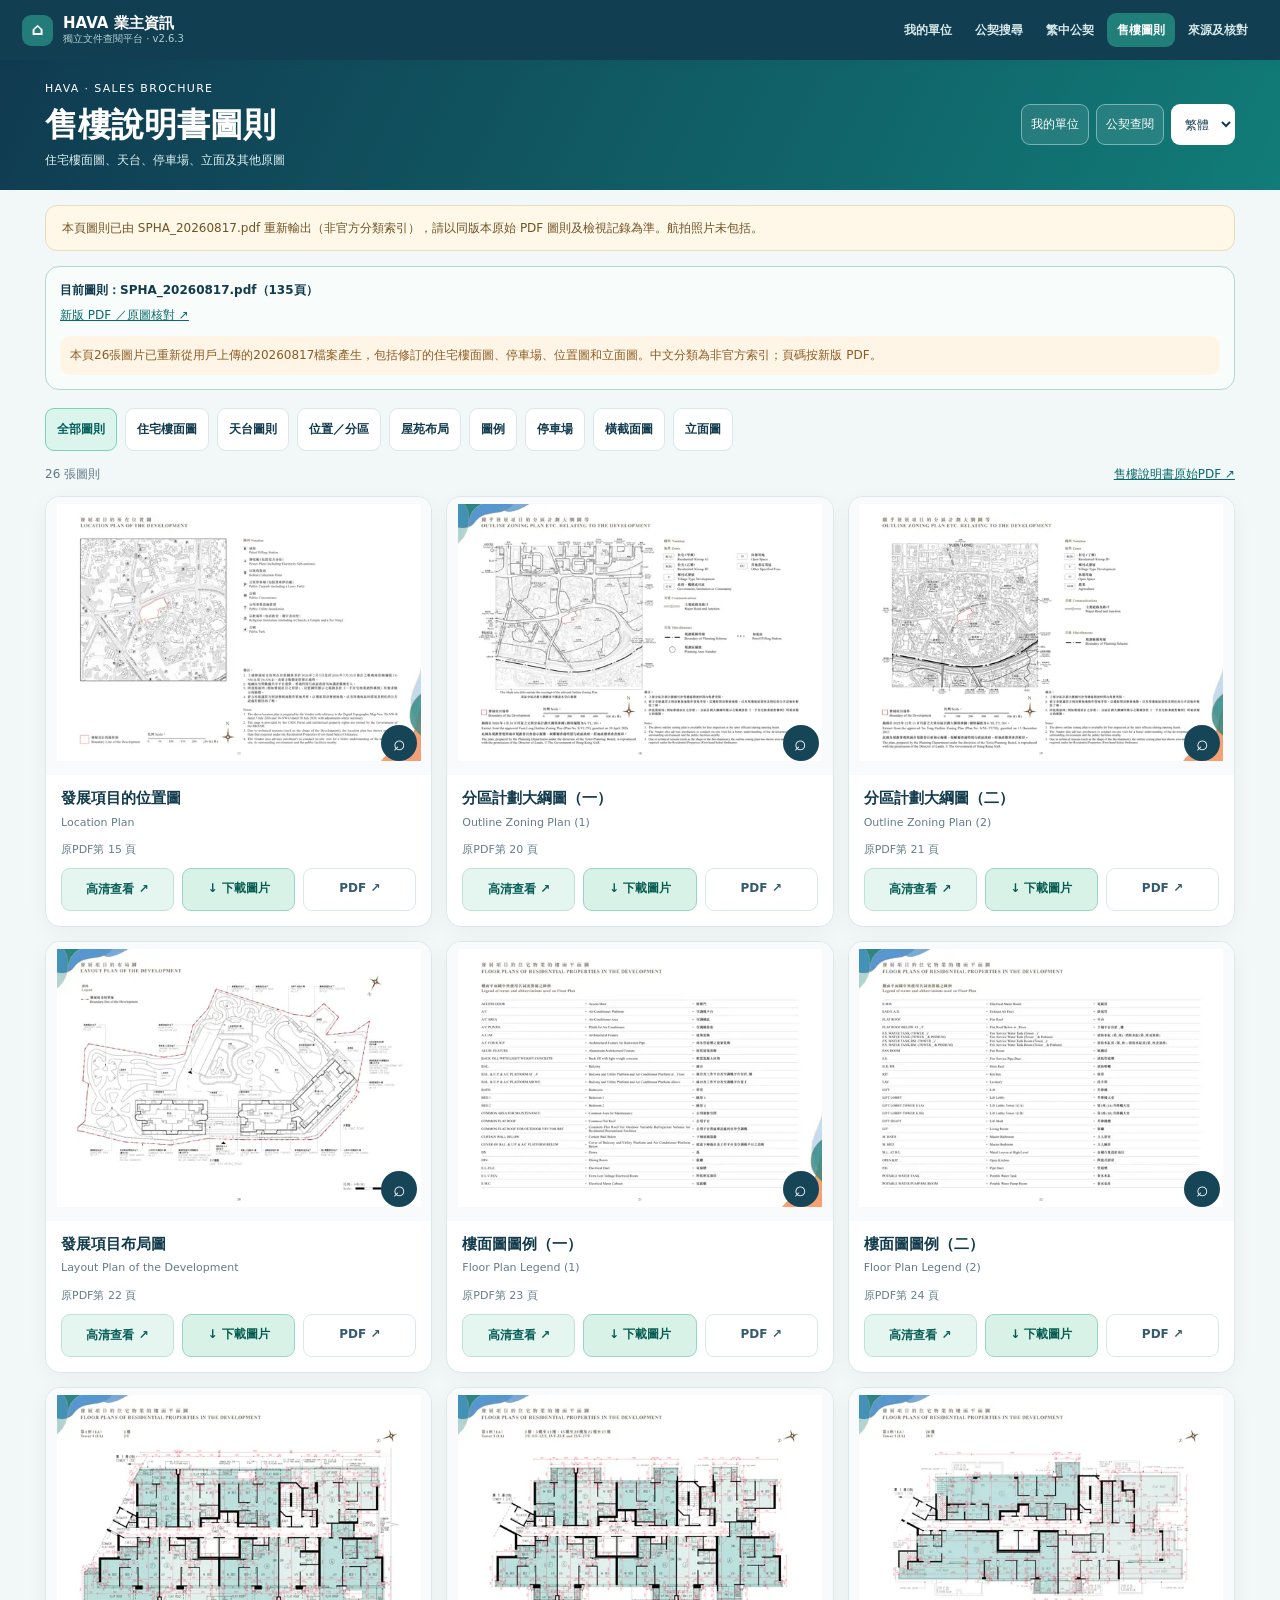
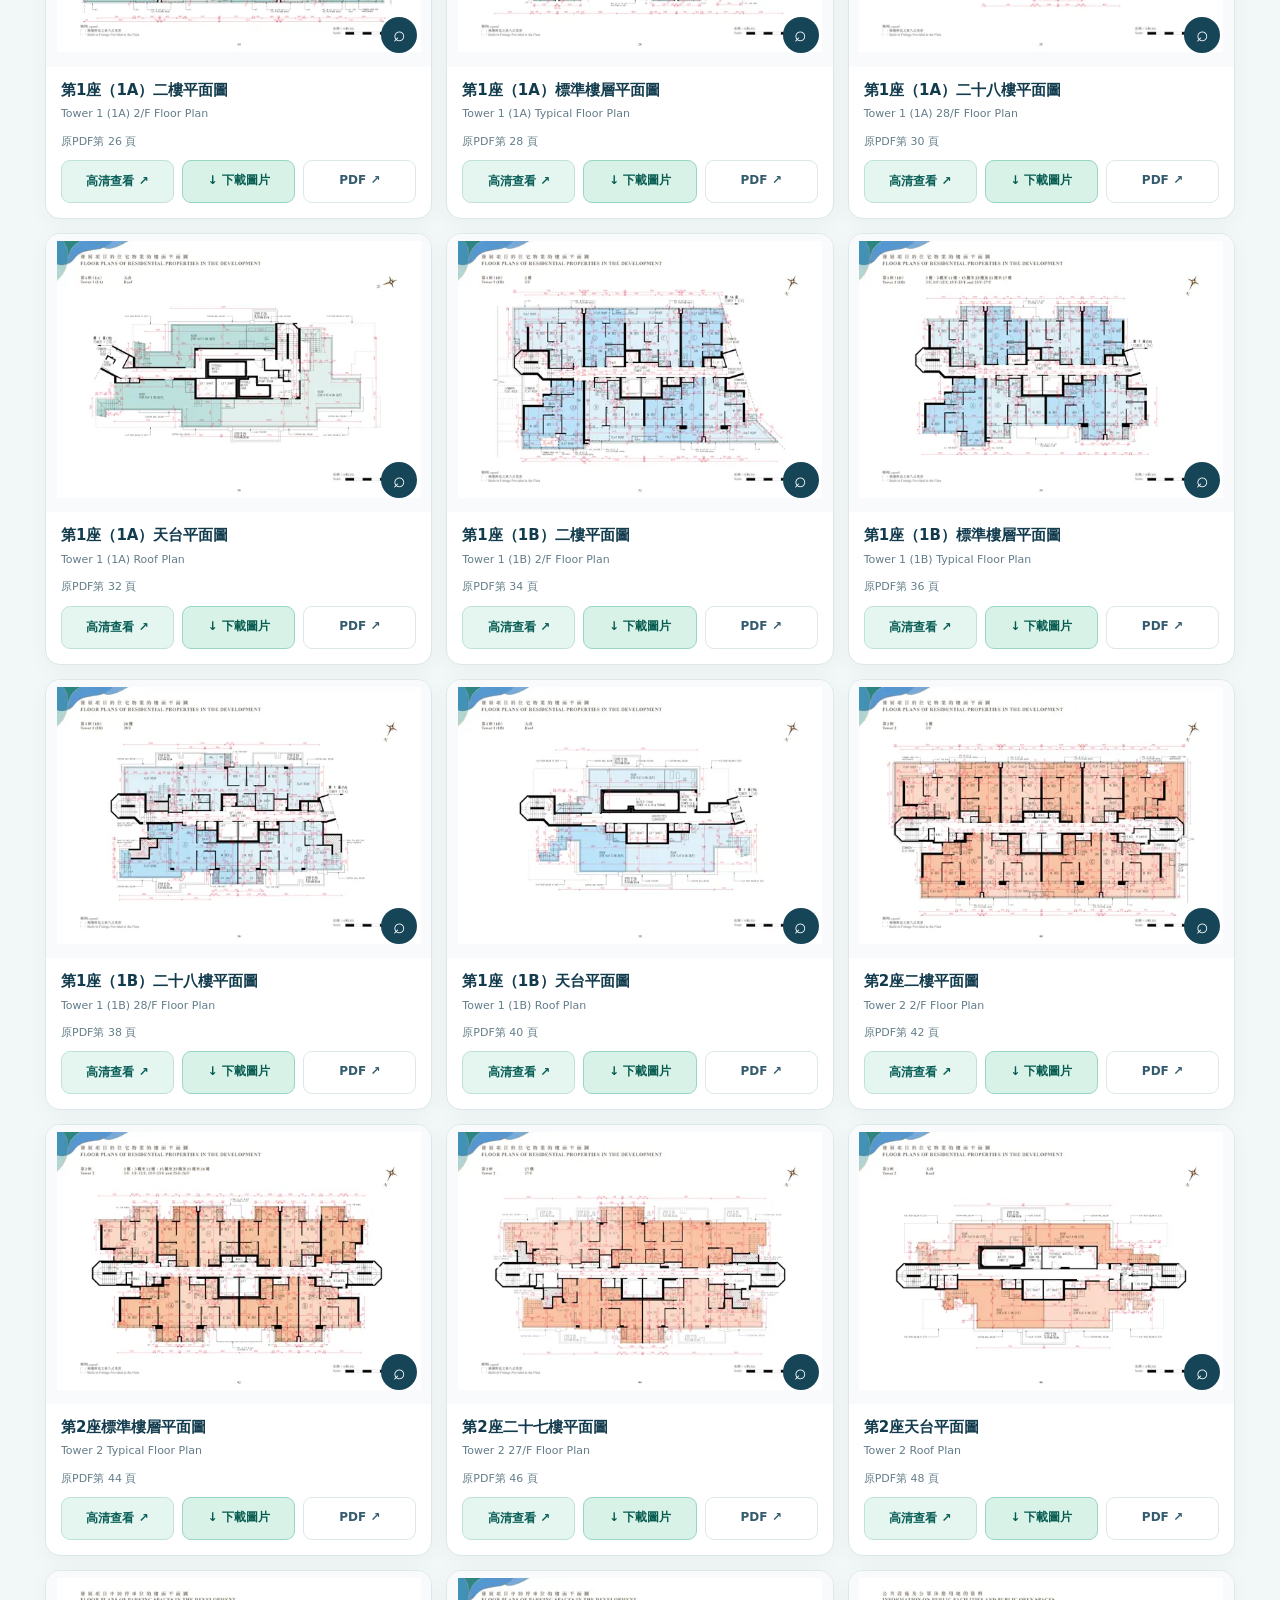
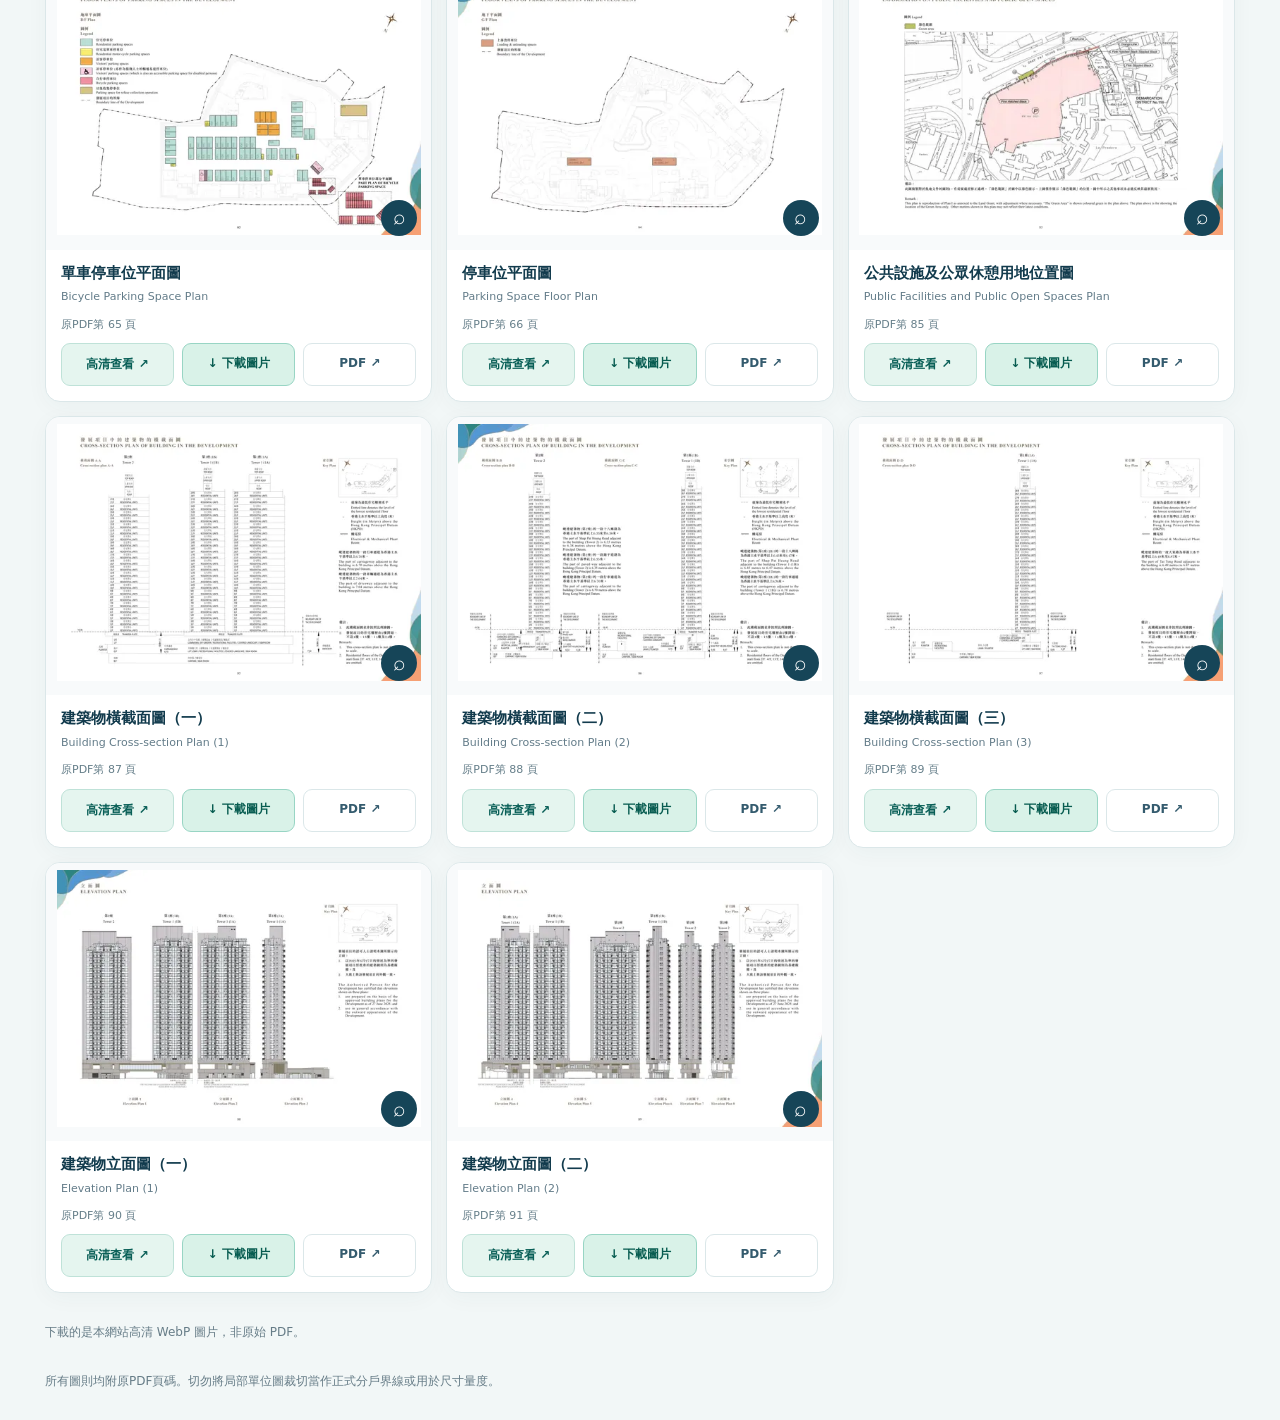
<file: drawings.html>
<!doctype html><html lang="zh-Hant-HK"><head><meta charset="utf-8"><meta name="viewport" content="width=device-width, initial-scale=1, viewport-fit=cover"><meta name="referrer" content="no-referrer"><meta name="robots" content="noindex,follow"><title>HAVA 售樓說明書圖則｜非官方查閱</title><link rel="icon" href="assets/icon.svg" type="image/svg+xml">
<style>
:root{color-scheme:light;--bg:#f2f7f7;--ink:#123b4d;--dim:#607988;--teal:#0b847a;--line:#dbe7e9}*{box-sizing:border-box}html{scroll-behavior:smooth}body{margin:0;background:var(--bg);color:var(--ink);font:15px/1.55 system-ui,-apple-system,"Segoe UI","Noto Sans TC","Microsoft JhengHei",sans-serif}a{color:#086b6a}button,select{font:inherit}button{cursor:pointer}button:focus-visible,a:focus-visible,select:focus-visible{outline:3px solid #6dcbb9;outline-offset:2px}.wrap{width:min(1190px,calc(100% - 26px));margin:auto}.mast{background:linear-gradient(116deg,#103a50,#117c78);color:white;padding:20px 0}.mast-row{display:flex;align-items:center;justify-content:space-between;gap:10px}.mast h1{margin:8px 0 5px;font-size:clamp(23px,3vw,33px);line-height:1.24}.mast p{margin:0;color:#def3f0;font-size:12px}.links{display:flex;gap:7px;flex-wrap:wrap}.links a,.lang{background:#ffffff18;color:white;text-decoration:none;border:1px solid #ffffff66;border-radius:9px;padding:9px;font-size:12px;min-height:41px;display:inline-flex;align-items:center}.lang{color:#123b4d;background:white}.intro{margin:15px 0;padding:13px 16px;background:#fff7e8;border:1px solid #eadbbd;border-radius:12px;font-size:12px;color:#705223}.controls{display:flex;gap:8px;flex-wrap:wrap;margin:14px 0}.filter{min-height:43px;border:1px solid var(--line);border-radius:9px;background:white;color:var(--ink);padding:8px 11px;font-weight:650;font-size:12px}.filter.active{border-color:#7bcfbd;background:#dbf4ec;color:#07605b}.summary{display:flex;align-items:center;justify-content:space-between;gap:8px;margin:12px 0;color:var(--dim);font-size:12px}.cards{display:grid;grid-template-columns:repeat(3,minmax(0,1fr));gap:14px;margin-bottom:30px}.card{background:white;border:1px solid var(--line);border-radius:15px;box-shadow:0 5px 22px #1646580a;overflow:hidden;min-width:0;scroll-margin-top:10px}.imgbutton{width:100%;aspect-ratio:1.42;border:0;padding:7px;background:#f8fafb;position:relative;display:block;cursor:zoom-in}.imgbutton img{width:100%;height:100%;object-fit:contain}.lens{position:absolute;right:14px;bottom:14px;background:#164558;color:white;border-radius:50%;width:36px;height:36px;display:grid;place-items:center;font-size:21px}.body{padding:13px 15px 15px}.body h2{font-size:15px;line-height:1.44;margin:0 0 5px;overflow-wrap:anywhere}.eng{color:#637c89;font-size:11px;line-height:1.5;margin:0 0 10px;overflow-wrap:anywhere}.page{color:#667f8a;font-size:11px;margin:10px 0}.actions{display:grid;grid-template-columns:repeat(3,minmax(0,1fr));gap:8px}.act{border-radius:9px;padding:10px 6px;border:1px solid #bfe2d8;background:#e5f5ef;color:#095f57;text-align:center;text-decoration:none;font-size:12px;font-weight:700;min-height:43px}.act.outline{background:white;border:1px solid var(--line);color:#345b6e}.act.download{background:#d9f2e8;border-color:#98d5c4;color:#075c50}.act:focus-visible{outline:3px solid #2a9788}.note{margin:10px 0 30px;color:#667c87;font-size:12px}.viewer{position:fixed;inset:0;background:#0b1d28f3;color:white;z-index:200;display:flex;flex-direction:column}.viewer[hidden]{display:none}.bar{padding:calc(8px + env(safe-area-inset-top,0px)) 12px 9px;background:#112f40;display:flex;gap:8px;align-items:center;justify-content:space-between;min-height:60px}.viewer-name{display:flex;flex-direction:column;gap:2px;min-width:0}.viewer-name strong{font-size:12px;line-height:1.35;overflow-wrap:anywhere}.viewer-name span{font-size:11px;color:#bae6db}.btn{border:1px solid #668b97;color:white;background:#245264;border-radius:8px;min-width:43px;min-height:41px;padding:6px 11px;flex-shrink:0}.vstage{flex:1;min-height:0;overflow:hidden;position:relative;touch-action:none;cursor:grab;background:#dbe6e8}.vstage img{position:absolute;left:50%;top:50%;max-width:97%;max-height:97%;object-fit:contain;pointer-events:none;user-select:none;transform:translate(-50%,-50%) scale(1)}.vfoot{padding:8px 12px calc(8px + env(safe-area-inset-bottom,0px));display:flex;gap:5px;align-items:center;justify-content:space-between;flex-wrap:wrap;background:#112f40}.vfoot a{color:#bcfff1;font-size:12px}.vfoot .save-drawing{background:#d2f1e8;color:#064a43;border-radius:8px;min-height:41px;padding:9px 12px;font-weight:800;text-decoration:none;display:inline-flex;align-items:center}.count{font-size:11px;color:#bed4db}
@media(max-width:860px){.cards{grid-template-columns:repeat(2,minmax(0,1fr))}}@media(max-width:590px){.mast-row{flex-direction:column;align-items:flex-start}.mast{padding:15px 0}.cards{grid-template-columns:minmax(0,1fr);gap:12px}.body{padding:12px 14px}.actions{grid-template-columns:repeat(3,minmax(0,1fr));gap:5px}.act{padding:9px 3px;font-size:11px}.body h2{font-size:17px}.eng{font-size:12px}.imgbutton{aspect-ratio:1.48}.controls{gap:6px}.filter{font-size:11px;padding:9px}.wrap{width:calc(100% - 22px)}.bar{align-items:center}.vfoot{justify-content:space-around}.viewer-name strong{font-size:11px}.mast h1{font-size:24px}.links a{font-size:11px}}
.drawing-version-box{display:grid;grid-template-columns:1fr;gap:12px;background:#f8fcfb;border:1px solid #b2d8cf;padding:14px;margin:12px 0 18px;border-radius:14px}.drawing-version-box>div{display:flex;flex-direction:column;gap:6px;font-size:12px}.drawing-version-box strong{font-size:12px}.drawing-version-box p{grid-column:1/-1;background:#fff5e6;color:#8c5b23;padding:10px;border-radius:10px;font-size:12px;margin:0}@media(max-width:650px){.drawing-version-box{grid-template-columns:1fr}}@media(max-width:360px){.actions{grid-template-columns:1fr 1fr}.actions .download{grid-column:1/-1}.vfoot .save-drawing{min-height:40px}}
</style><link rel="stylesheet" href="assets/site-nav-v26.css?v=2.6.3"/></head><body>
<a class="hava-v26-skip" href="#hava-v26-main">跳至主要內容</a><nav class="hava-v26-global" aria-label="全站導覽"><div class="hava-v26-navinner"><a class="hava-v26-logo" href="index.html"><span class="hava-v26-mark" aria-hidden="true">⌂</span><span>HAVA 業主資訊<small>獨立文件查閱平台 · v2.6.3</small></span></a><div class="hava-v26-toplinks"><a href="units.html">我的單位</a><a href="index.html">公契搜尋</a><a href="chinese.html">繁中公契</a><a href="drawings.html" aria-current="page">售樓圖則</a><a href="quality.html">來源及核對</a></div></div></nav><nav class="hava-v26-bottom" aria-label="手機主要導覽"><a href="units.html"><span aria-hidden="true">⌂</span><span>我的單位</span></a><a href="index.html"><span aria-hidden="true">⌕</span><span>公契搜尋</span></a><a href="chinese.html"><span aria-hidden="true">▤</span><span>繁中公契</span></a><a href="drawings.html" aria-current="page"><span aria-hidden="true">▣</span><span>售樓圖則</span></a><a href="quality.html"><span aria-hidden="true">ⓘ</span><span>來源及核對</span></a></nav>
<div id="hava-v26-main"></div>
<header class="mast"><div class="wrap"><div class="mast-row"><div><div style="font-size:11px;letter-spacing:.12em">HAVA · SALES BROCHURE</div><h1 id="heading">售樓說明書圖則</h1><p id="subheading">住宅樓面圖、天台、停車場、立面及其他原圖</p></div><nav class="links"><a href="./units.html" id="backUnit">我的單位</a><a href="./index.html" id="backDmc">公契查閱</a><select id="lang" class="lang" aria-label="Language"><option value="tc">繁體</option><option value="sc">简体</option><option value="en">EN</option></select></nav></div></div></header><main class="wrap"><div class="intro" id="disclaimer">圖則取自 SPHA_20260817.pdf（135頁）售樓說明書，名稱及分類屬非官方索引。請核對原始PDF及後續修訂；不應以裁剪圖取代正式樓面圖。</div><section class="drawing-version-box" aria-label="售樓圖則來源"><div><strong>目前圖則：SPHA_20260817.pdf（135頁）</strong><a target="_blank" rel="noopener noreferrer" href="https://www.thehava.hk/upload/salesbrochure/SPHA_20260817.pdf">新版 PDF ／原圖核對 ↗</a></div><p>本頁26張圖片已重新從用戶上傳的20260817檔案產生，包括修訂的住宅樓面圖、停車場、位置圖和立面圖。中文分類為非官方索引；頁碼按新版 PDF。</p></section><div class="controls" id="filters" aria-label="Drawing type"></div><div class="summary"><span id="resultCount"></span><a id="pdfMain" target="_blank" rel="noopener noreferrer" href="https://www.thehava.hk/upload/salesbrochure/SPHA_20260817.pdf">售樓說明書原始PDF ↗</a></div><div class="cards" id="cards"></div><p class="note" id="downloadHelp"></p><p class="note" id="bottomNote">圖則及其出處均可按 PDF 頁碼核對。航拍照片並非圖則，亦可能涉及第三方版權，因此不在圖則索引內。</p></main><div class="viewer" id="viewer" hidden role="dialog" aria-modal="true"><div class="bar"><div class="viewer-name"><strong id="vname"></strong><span id="vsub"></span></div><button class="btn" id="exit" aria-label="Close">×</button></div><div class="vstage" id="stage"><img alt="Source drawing" draggable="false" id="bigImg"></div><div class="vfoot"><button class="btn" id="prev" aria-label="Previous">‹</button><button class="btn" id="minus">−</button><span class="count" id="scale">100%</span><button class="btn" id="plus">+</button><button class="btn" id="reset">重設</button><button class="btn" id="next" aria-label="Next">›</button><a class="save-drawing" id="vdownload" href="#" download>下載圖則</a><a target="_blank" rel="noopener noreferrer" id="vp">原PDF ↗</a></div></div>
<script>const RECORDS=[{"page": 15, "tc": "發展項目的位置圖", "en": "Location Plan", "cat": "location"}, {"page": 20, "tc": "分區計劃大綱圖（一）", "en": "Outline Zoning Plan (1)", "cat": "location"}, {"page": 21, "tc": "分區計劃大綱圖（二）", "en": "Outline Zoning Plan (2)", "cat": "location"}, {"page": 22, "tc": "發展項目布局圖", "en": "Layout Plan of the Development", "cat": "development"}, {"page": 23, "tc": "樓面圖圖例（一）", "en": "Floor Plan Legend (1)", "cat": "legend"}, {"page": 24, "tc": "樓面圖圖例（二）", "en": "Floor Plan Legend (2)", "cat": "legend"}, {"page": 26, "tc": "第1座（1A）二樓平面圖", "en": "Tower 1 (1A) 2/F Floor Plan", "cat": "residential"}, {"page": 28, "tc": "第1座（1A）標準樓層平面圖", "en": "Tower 1 (1A) Typical Floor Plan", "cat": "residential"}, {"page": 30, "tc": "第1座（1A）二十八樓平面圖", "en": "Tower 1 (1A) 28/F Floor Plan", "cat": "residential"}, {"page": 32, "tc": "第1座（1A）天台平面圖", "en": "Tower 1 (1A) Roof Plan", "cat": "roof"}, {"page": 34, "tc": "第1座（1B）二樓平面圖", "en": "Tower 1 (1B) 2/F Floor Plan", "cat": "residential"}, {"page": 36, "tc": "第1座（1B）標準樓層平面圖", "en": "Tower 1 (1B) Typical Floor Plan", "cat": "residential"}, {"page": 38, "tc": "第1座（1B）二十八樓平面圖", "en": "Tower 1 (1B) 28/F Floor Plan", "cat": "residential"}, {"page": 40, "tc": "第1座（1B）天台平面圖", "en": "Tower 1 (1B) Roof Plan", "cat": "roof"}, {"page": 42, "tc": "第2座二樓平面圖", "en": "Tower 2 2/F Floor Plan", "cat": "residential"}, {"page": 44, "tc": "第2座標準樓層平面圖", "en": "Tower 2 Typical Floor Plan", "cat": "residential"}, {"page": 46, "tc": "第2座二十七樓平面圖", "en": "Tower 2 27/F Floor Plan", "cat": "residential"}, {"page": 48, "tc": "第2座天台平面圖", "en": "Tower 2 Roof Plan", "cat": "roof"}, {"page": 65, "tc": "單車停車位平面圖", "en": "Bicycle Parking Space Plan", "cat": "parking"}, {"page": 66, "tc": "停車位平面圖", "en": "Parking Space Floor Plan", "cat": "parking"}, {"page": 85, "tc": "公共設施及公眾休憩用地位置圖", "en": "Public Facilities and Public Open Spaces Plan", "cat": "development"}, {"page": 87, "tc": "建築物橫截面圖（一）", "en": "Building Cross-section Plan (1)", "cat": "section"}, {"page": 88, "tc": "建築物橫截面圖（二）", "en": "Building Cross-section Plan (2)", "cat": "section"}, {"page": 89, "tc": "建築物橫截面圖（三）", "en": "Building Cross-section Plan (3)", "cat": "section"}, {"page": 90, "tc": "建築物立面圖（一）", "en": "Elevation Plan (1)", "cat": "elevation"}, {"page": 91, "tc": "建築物立面圖（二）", "en": "Elevation Plan (2)", "cat": "elevation"}];</script><script>
(()=>{'use strict';const $=s=>document.querySelector(s),esc=s=>String(s??'').replace(/[&<>"']/g,c=>({'&':'&amp;','<':'&lt;','>':'&gt;','"':'&quot;'}[c]));const original='https://www.thehava.hk/upload/salesbrochure/SPHA_20260817.pdf';let lang='tc',cat=new URLSearchParams(location.search).get('category')||'all',viewerIndex=0,scale=1,dx=0,dy=0,drag=null,touch=null;const txt={tc:{title:'售樓說明書圖則',sub:'住宅樓面圖、天台、停車場、立面及其他原圖',unit:'我的單位',dmc:'公契查閱',disc:'本頁圖則已由 SPHA_20260817.pdf 重新輸出（非官方分類索引），請以同版本原始 PDF 圖則及檢視記錄為準。航拍照片未包括。',source:'售樓說明書原始PDF',view:'高清查看',download:'下載圖片',downloadHelp:'下載的是本網站高清 WebP 圖片，非原始 PDF。',note:'所有圖則均附原PDF頁碼。切勿將局部單位圖裁切當作正式分戶界線或用於尺寸量度。',all:'全部圖則',residential:'住宅樓面圖',roof:'天台圖則',location:'位置／分區',development:'屋苑布局',legend:'圖例',parking:'停車場',section:'橫截面圖',elevation:'立面圖',page:'原PDF第',n:'張圖則'},sc:{title:'售楼说明书图则',sub:'住宅楼面图、天台、停车场、立面及其他原图',unit:'我的单位',dmc:'公契查阅',disc:'图则已由 SPHA_20260817.pdf 重新输出；请核对原始 PDF 及修订记录，航拍照片不包括。',source:'售楼说明书原始PDF',view:'高清查看',download:'下载图片',downloadHelp:'下载的是本站高清 WebP 图片，并非官方 PDF。',note:'所有图则均附原始PDF页码，局部单位截图并非正式分户界线。',all:'全部图则',residential:'住宅楼面图',roof:'天台图则',location:'位置／分区',development:'屋苑布局',legend:'图例',parking:'停车场',section:'横截面图',elevation:'立面图',page:'原PDF第',n:'张图则'},en:{title:'Sales Brochure Drawings',sub:'Residential plans, roofs, parking, elevations and other drawings',unit:'My apartment',dmc:'DMC',disc:'Drawings refreshed from the uploaded SPHA_20260817.pdf; unofficial indexing. Verify the original PDF and its examination record. Aerial photographs omitted.',source:'Original sales brochure PDF',view:'View full drawing',download:'Download image',downloadHelp:'Downloads a full-size WebP image hosted here, not the official PDF.',note:'Every drawing links to its source PDF page. Cropped unit views do not define legal apartment boundaries.',all:'All drawings',residential:'Residential plans',roof:'Roof plans',location:'Location / zoning',development:'Development layout',legend:'Legends',parking:'Parking plans',section:'Cross-sections',elevation:'Elevations',page:'PDF page',n:'drawings'}};try{lang=localStorage.getItem('hava-lang')||'tc'}catch{}if(!txt[lang])lang='tc';const T=k=>txt[lang][k]||k;const link=n=>original+'#page='+n;let shown=[];function title(r){return lang==='en'?r.en:r.tc}function render(){document.documentElement.lang=lang==='tc'?'zh-Hant-HK':lang==='sc'?'zh-Hans':'en';$('#heading').textContent=T('title');$('#subheading').textContent=T('sub');$('#backUnit').textContent=T('unit');$('#backDmc').textContent=T('dmc');$('#disclaimer').textContent=T('disc');$('#pdfMain').textContent=T('source')+' ↗';$('#bottomNote').textContent=T('note');$('#downloadHelp').textContent=T('downloadHelp');$('#vdownload').textContent='↓ '+T('download');$('#lang').value=lang;$('#filters').innerHTML=['all','residential','roof','location','development','legend','parking','section','elevation'].map(c=>`<button type="button" class="filter ${cat===c?'active':''}" data-filter="${c}">${T(c)}</button>`).join('');shown=cat==='all'?RECORDS:RECORDS.filter(r=>r.cat===cat);$('#resultCount').textContent=shown.length+' '+T('n');$('#cards').innerHTML=shown.map(r=>`<article class="card" id="p${r.page}"><button class="imgbutton" data-open="${r.page}" title="${esc(T('view'))}"><img loading="lazy" decoding="async" src="brochure/drawing-thumb-${r.page}.webp" alt="${esc(r.en)}"><span class="lens">⌕</span></button><div class="body"><h2>${esc(title(r))}</h2><p class="eng" lang="en">${esc(r.en)}</p><p class="page">${T('page')} ${r.page} ${lang==='en'?'':'頁'}</p><div class="actions"><button class="act" data-open="${r.page}">${T('view')} ↗</button><a class="act download" href="brochure/drawing-${r.page}.webp" download="HAVA_SalesBrochure_20260817_P${r.page}.webp" aria-label="${esc(T('download'))}: ${esc(title(r))}">↓ ${T('download')}</a><a class="act outline" href="${link(r.page)}" target="_blank" rel="noopener noreferrer">PDF ↗</a></div></div></article>`).join('');document.querySelectorAll('[data-filter]').forEach(b=>b.onclick=()=>{cat=b.dataset.filter;try{history.replaceState(null,'','?category='+cat)}catch{}render()});document.querySelectorAll('[data-open]').forEach(b=>b.onclick=()=>show(Number(b.dataset.open)));}
function transform(){let im=$('#bigImg');im.style.transform=`translate(calc(-50% + ${dx}px),calc(-50% + ${dy}px)) scale(${scale})`;$('#scale').textContent=Math.round(scale*100)+'%'}function zoom(s){scale=Math.max(1,Math.min(8,s));if(scale===1)dx=dy=0;transform()}function show(n){const at=shown.findIndex(x=>x.page===n);viewerIndex=at>=0?at:0;const r=shown[viewerIndex];if(!r)return;$('#vname').textContent=title(r);$('#vsub').textContent=r.en+' · PDF '+r.page;$('#bigImg').src='brochure/drawing-'+r.page+'.webp';$('#vp').href=link(r.page);$('#vdownload').href='brochure/drawing-'+r.page+'.webp';$('#vdownload').download='HAVA_SalesBrochure_20260817_P'+r.page+'.webp';$('#viewer').hidden=false;document.body.style.overflow='hidden';scale=1;dx=dy=0;transform()}function close(){document.body.style.overflow='';$('#viewer').hidden=true}function flip(offset){const r=shown[(viewerIndex+offset+shown.length)%shown.length];if(r)show(r.page)}$('#exit').onclick=close;$('#plus').onclick=()=>zoom(scale*1.35);$('#minus').onclick=()=>zoom(scale/1.35);$('#reset').onclick=()=>zoom(1);$('#prev').onclick=()=>flip(-1);$('#next').onclick=()=>flip(1);$('#lang').onchange=()=>{lang=$('#lang').value;try{localStorage.setItem('hava-lang',lang)}catch{}render()};document.addEventListener('keydown',e=>{if($('#viewer').hidden)return;if(e.key==='Escape')close();else if(e.key==='ArrowRight')flip(1);else if(e.key==='ArrowLeft')flip(-1)});let stage=$('#stage');stage.addEventListener('wheel',e=>{e.preventDefault();zoom(scale*(e.deltaY<0?1.2:.82))},{passive:false});stage.addEventListener('pointerdown',e=>{if(e.pointerType==='touch')return;drag={x:e.clientX,y:e.clientY,dx,dy};stage.setPointerCapture(e.pointerId)});stage.addEventListener('pointermove',e=>{if(!drag)return;dx=drag.dx+e.clientX-drag.x;dy=drag.dy+e.clientY-drag.y;transform()});stage.addEventListener('pointerup',()=>drag=null);stage.addEventListener('touchmove',e=>{if(e.touches.length===2){e.preventDefault();let [a,b]=e.touches,dist=Math.hypot(a.clientX-b.clientX,a.clientY-b.clientY);if(touch)zoom(scale*dist/touch);touch=dist}else if(e.touches.length===1&&scale>1){e.preventDefault();let p=e.touches[0];if(drag){dx+=p.clientX-drag.x;dy+=p.clientY-drag.y;transform()}drag={x:p.clientX,y:p.clientY}}},{passive:false});stage.addEventListener('touchend',()=>{touch=null;drag=null});render();const qp=Number(new URLSearchParams(location.search).get('focus'));if(qp&&RECORDS.some(x=>x.page===qp)){if(!shown.some(x=>x.page===qp)){cat='all';render()}requestAnimationFrame(()=>document.querySelector('#p'+qp)?.scrollIntoView({block:'start'}))}})();
</script></body></html>
</file>
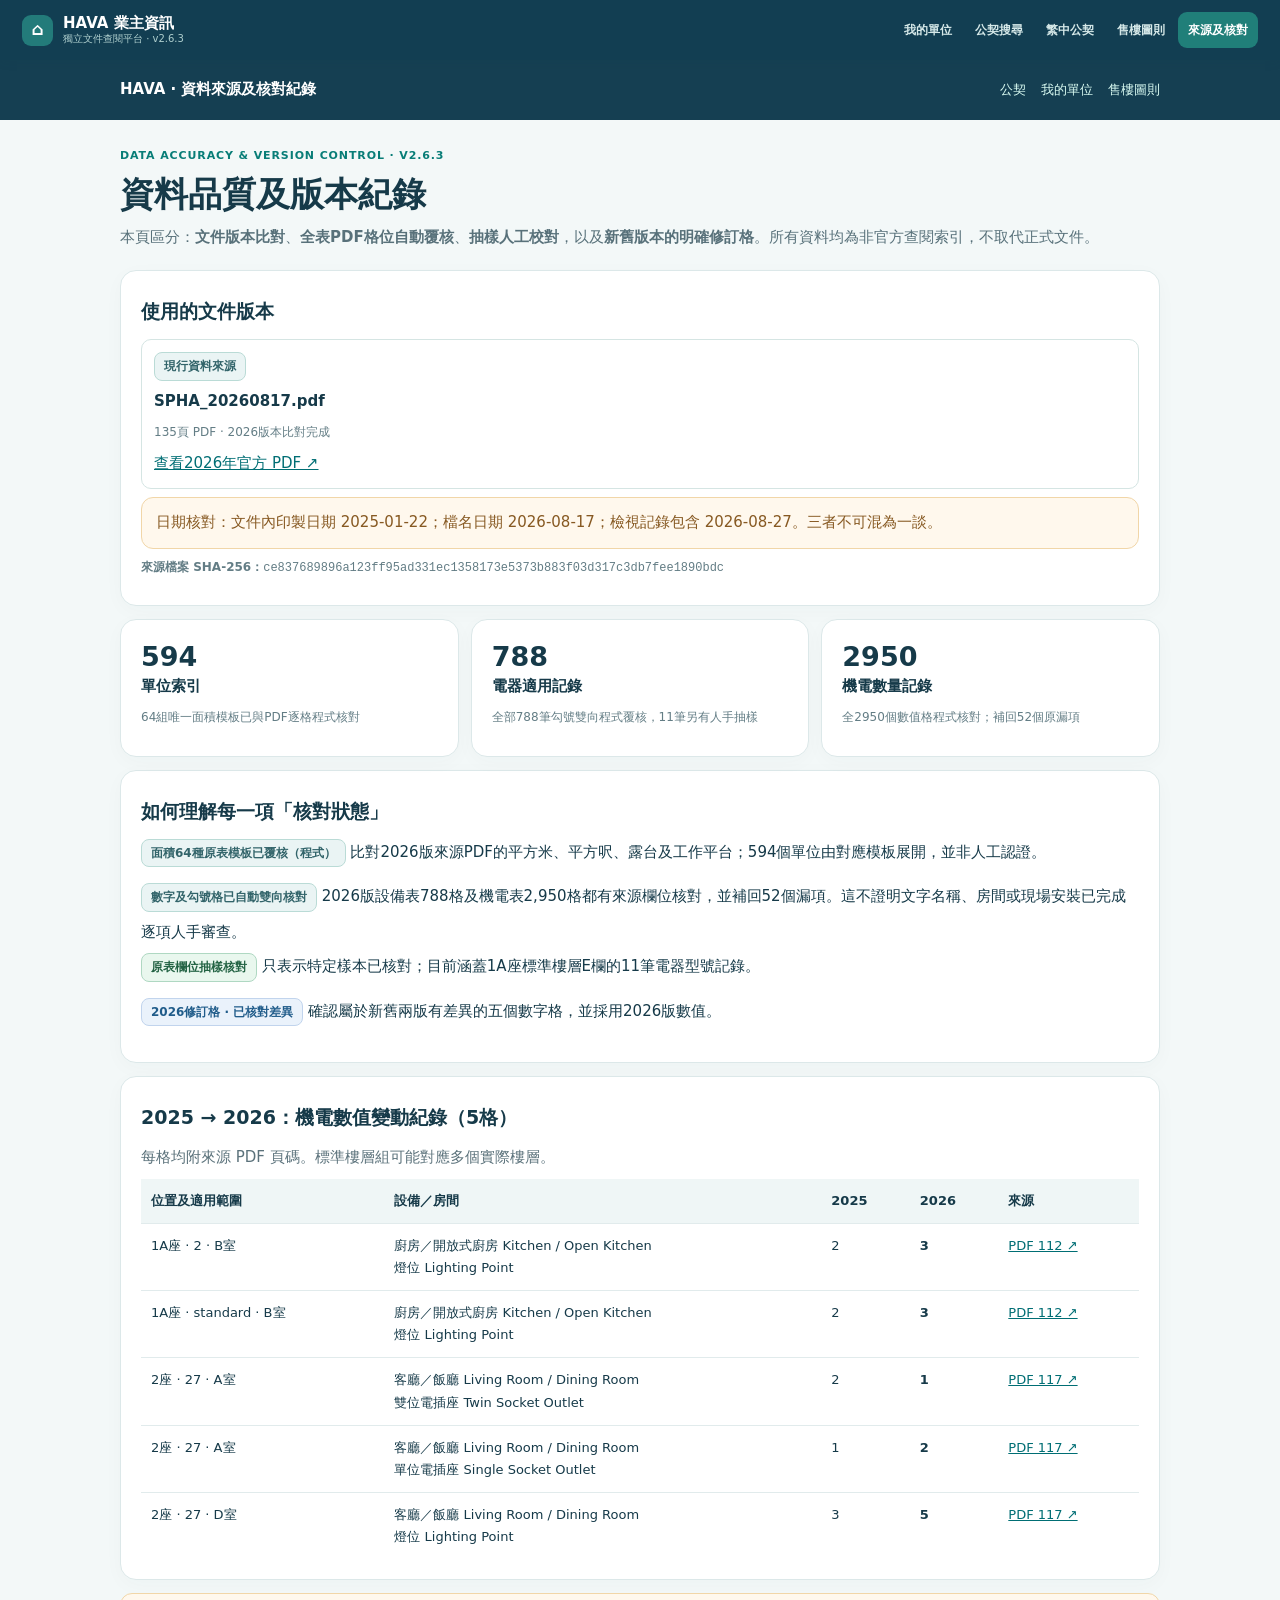
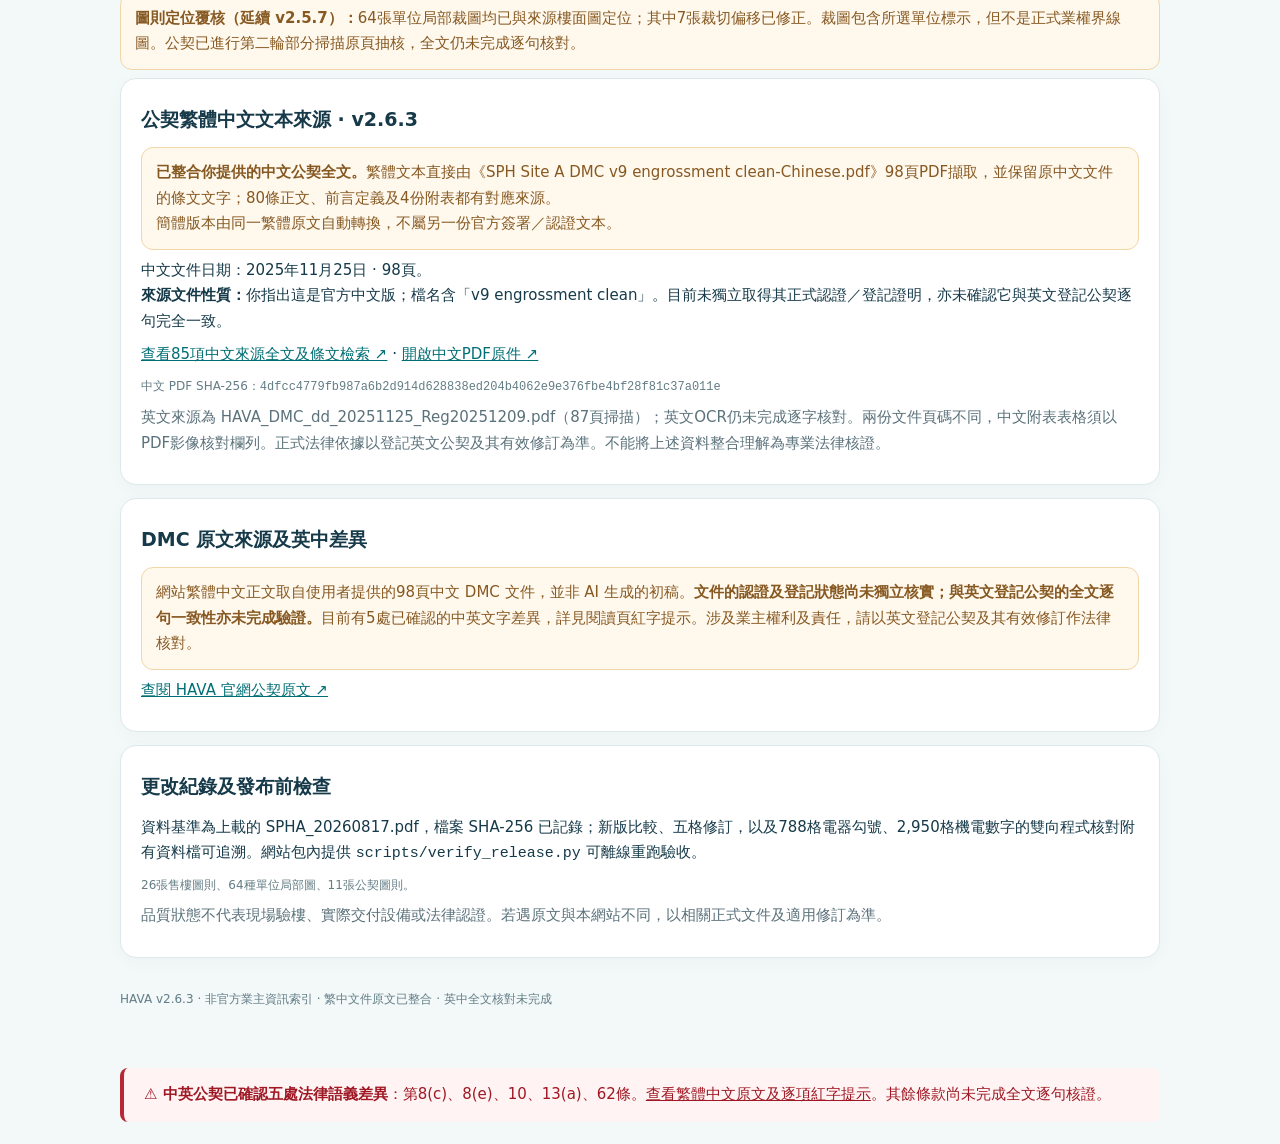
<file: quality.html>
<!doctype html><html lang="zh-Hant-HK"><head><meta charset="utf-8"/><meta name="viewport" content="width=device-width,initial-scale=1,viewport-fit=cover"/><meta name="robots" content="noindex,follow"/><title>HAVA v2.6.3 — 資料品質及版本紀錄</title><link rel="icon" href="assets/icon.svg" type="image/svg+xml"/>
<style>:root{color-scheme:light}*{box-sizing:border-box}body{margin:0;background:#f3f8f8;color:#163a49;font:15px/1.7 system-ui,-apple-system,"Microsoft JhengHei",sans-serif}a{color:#006e74;overflow-wrap:anywhere}a:focus-visible,button:focus-visible{outline:3px solid #198f83;outline-offset:3px}.wrap{width:min(1040px,calc(100% - 28px));margin:auto}.top{background:#153f52;color:#fff;padding:17px 0}.top .wrap{display:flex;justify-content:space-between;gap:10px;flex-wrap:wrap;align-items:center}.top a{color:#d9fbf2;text-decoration:none;font-size:13px}.header{padding:27px 0 12px}.eyebrow{color:#087d77;font-weight:800;font-size:11px;letter-spacing:.08em}.title{font-size:clamp(25px,4vw,34px);line-height:1.25;margin:8px 0}.intro{color:#58717a;margin-top:9px}.grid{display:grid;grid-template-columns:repeat(3,minmax(0,1fr));gap:12px}.card{background:white;border:1px solid #dce8e9;border-radius:16px;padding:20px;min-width:0;margin:0 0 13px;box-shadow:0 5px 20px #1a3c4807}h2{font-size:19px;margin:4px 0 12px}h3{font-size:15px;margin:0 0 8px}p{margin:8px 0}.small{font-size:12px;color:#637d85}.metric{font-size:27px;font-weight:850;line-height:1.25}.muted{color:#5b727b}.tag{display:inline-block;font-weight:750;border-radius:8px;border:1px solid #cbdad9;background:#f1f6f6;color:#365c67;font-size:12px;padding:3px 9px;margin-bottom:8px}.tag.review{background:#e9f7ee;color:#236344;border-color:#afd8c2}.tag.changed{background:#eaf2fb;color:#205c8a;border-color:#c1d4ed}.tag.compare{background:#eaf4f4;color:#32646a;border-color:#badbd6}.tabwrap{overflow-x:auto}table{width:100%;border-collapse:collapse;min-width:650px;font-size:13px}th,td{padding:11px 10px;border-bottom:1px solid #e1ebec;text-align:left;vertical-align:top}th{background:#eff6f6}tbody tr:last-child td{border:0}.versionbox{display:grid;grid-template-columns:1fr;gap:10px}.versionbox>div{border:1px solid #d5e5e3;border-radius:10px;padding:12px}.call{border:1px solid #f1d6a8;background:#fff8ed;padding:12px 14px;border-radius:12px;color:#875922}.mono{font:12px/1.5 ui-monospace,SFMono-Regular,Consolas,monospace;overflow-wrap:anywhere}.footer{padding:18px 0 35px;font-size:12px;color:#617d87}@media(max-width:720px){.grid,.versionbox{grid-template-columns:1fr}.card{padding:15px}h2{font-size:17px}.metric{font-size:24px}}</style>
<link rel="stylesheet" href="assets/site-nav-v26.css?v=2.6.3"/></head><body>
<a class="hava-v26-skip" href="#hava-v26-main">跳至主要內容</a><nav class="hava-v26-global" aria-label="全站導覽"><div class="hava-v26-navinner"><a class="hava-v26-logo" href="index.html"><span class="hava-v26-mark" aria-hidden="true">⌂</span><span>HAVA 業主資訊<small>獨立文件查閱平台 · v2.6.3</small></span></a><div class="hava-v26-toplinks"><a href="units.html">我的單位</a><a href="index.html">公契搜尋</a><a href="chinese.html">繁中公契</a><a href="drawings.html">售樓圖則</a><a href="quality.html" aria-current="page">來源及核對</a></div></div></nav><nav class="hava-v26-bottom" aria-label="手機主要導覽"><a href="units.html"><span aria-hidden="true">⌂</span><span>我的單位</span></a><a href="index.html"><span aria-hidden="true">⌕</span><span>公契搜尋</span></a><a href="chinese.html"><span aria-hidden="true">▤</span><span>繁中公契</span></a><a href="drawings.html"><span aria-hidden="true">▣</span><span>售樓圖則</span></a><a href="quality.html" aria-current="page"><span aria-hidden="true">ⓘ</span><span>來源及核對</span></a></nav>
<div id="hava-v26-main"></div>
<header class="top"><div class="wrap"><strong>HAVA · 資料來源及核對紀錄</strong><nav><a href="index.html">公契</a>　<a href="units.html">我的單位</a>　<a href="drawings.html">售樓圖則</a></nav></div></header><main class="wrap"><section class="header"><div class="eyebrow">DATA ACCURACY & VERSION CONTROL · V2.6.3</div><h1 class="title">資料品質及版本紀錄</h1><p class="intro">本頁區分：<strong>文件版本比對</strong>、<strong>全表PDF格位自動覆核</strong>、<strong>抽樣人工校對</strong>，以及<strong>新舊版本的明確修訂格</strong>。所有資料均為非官方查閱索引，不取代正式文件。</p></section>
<section class="card"><h2>使用的文件版本</h2><div class="versionbox"><div><span class="tag compare">現行資料來源</span><h3 id="currentName">SPHA_20260817.pdf</h3><p class="small" id="currentPages"></p><a id="currentLink" href="#" target="_blank" rel="noopener noreferrer">查看2026年官方 PDF ↗</a></div></div><p class="call" id="dateNote"></p><p class="small"><strong>來源檔案 SHA-256：</strong><span class="mono" id="sha"></span></p></section>
<section class="grid" id="kpis"></section>
<section class="card"><h2>如何理解每一項「核對狀態」</h2><div><p><span class="tag compare">面積64種原表模板已覆核（程式）</span> 比對2026版來源PDF的平方米、平方呎、露台及工作平台；594個單位由對應模板展開，並非人工認證。</p><p><span class="tag compare">數字及勾號格已自動雙向核對</span> 2026版設備表788格及機電表2,950格都有來源欄位核對，並補回52個漏項。這不證明文字名稱、房間或現場安裝已完成逐項人手審查。</p><p><span class="tag review">原表欄位抽樣核對</span> 只表示特定樣本已核對；目前涵蓋1A座標準樓層E欄的11筆電器型號記錄。</p><p><span class="tag changed">2026修訂格 · 已核對差異</span> 確認屬於新舊兩版有差異的五個數字格，並採用2026版數值。</p></div></section>
<section class="card"><h2>2025 → 2026：機電數值變動紀錄（5格）</h2><p class="muted">每格均附來源 PDF 頁碼。標準樓層組可能對應多個實際樓層。</p><div class="tabwrap"><table><thead><tr><th>位置及適用範圍</th><th>設備／房間</th><th>2025</th><th>2026</th><th>來源</th></tr></thead><tbody id="diffRows"></tbody></table></div></section>
<p class="call"><strong>圖則定位覆核（延續 v2.5.7）：</strong>64張單位局部裁圖均已與來源樓面圖定位；其中7張裁切偏移已修正。裁圖包含所選單位標示，但不是正式業權界線圖。公契已進行第二輪部分掃描原頁抽核，全文仍未完成逐句核對。</p><section class="card" id="dmc-review"><h2>公契繁體中文文本來源 · v2.6.3</h2><p class="call"><strong>已整合你提供的中文公契全文。</strong>繁體文本直接由《SPH Site A DMC v9 engrossment clean-Chinese.pdf》98頁PDF擷取，並保留原中文文件的條文文字；80條正文、前言定義及4份附表都有對應來源。<br>簡體版本由同一繁體原文自動轉換，不屬另一份官方簽署／認證文本。</p><p>中文文件日期：2025年11月25日 · 98頁。<br><strong>來源文件性質：</strong>你指出這是官方中文版；檔名含「v9 engrossment clean」。目前未獨立取得其正式認證／登記證明，亦未確認它與英文登記公契逐句完全一致。</p><p><a href="chinese.html">查看85項中文來源全文及條文檢索 ↗</a> · <a href="https://www.thehava.hk/upload/dmc/HAVA_DMC_dd_20251125_Reg20251209.pdf" target="_blank" rel="noopener noreferrer">開啟中文PDF原件 ↗</a></p><p class="small">中文 PDF SHA-256：<code style="overflow-wrap:anywhere">4dfcc4779fb987a6b2d914d628838ed204b4062e9e376fbe4bf28f81c37a011e</code></p><p class="muted">英文來源為 HAVA_DMC_dd_20251125_Reg20251209.pdf（87頁掃描）；英文OCR仍未完成逐字核對。兩份文件頁碼不同，中文附表表格須以PDF影像核對欄列。正式法律依據以登記英文公契及其有效修訂為準。不能將上述資料整合理解為專業法律核證。</p></section>
<section class="card"><h2>DMC 原文來源及英中差異</h2><div class="call">網站繁體中文正文取自使用者提供的98頁中文 DMC 文件，並非 AI 生成的初稿。<strong>文件的認證及登記狀態尚未獨立核實；與英文登記公契的全文逐句一致性亦未完成驗證。</strong>目前有5處已確認的中英文字差異，詳見閱讀頁紅字提示。涉及業主權利及責任，請以英文登記公契及其有效修訂作法律核對。</div><p><a id="dmcLink" href="#" target="_blank" rel="noopener noreferrer">查閱 HAVA 官網公契原文 ↗</a></p></section><section class="card"><h2>更改紀錄及發布前檢查</h2><p>資料基準為上載的 SPHA_20260817.pdf，檔案 SHA-256 已記錄；新版比較、五格修訂，以及788格電器勾號、2,950格機電數字的雙向程式核對附有資料檔可追溯。網站包內提供 <code>scripts/verify_release.py</code> 可離線重跑驗收。</p><p class="small" id="verificationTotals"></p><p class="muted">品質狀態不代表現場驗樓、實際交付設備或法律認證。若遇原文與本網站不同，以相關正式文件及適用修訂為準。</p></section></main><footer class="wrap footer">HAVA v2.6.3 · 非官方業主資訊索引 · 繁中文件原文已整合 · 英中全文核對未完成</footer>
<script src="data/quality.js?v=2.6.3"></script><script>(function(){const q=window.HAVA_QUALITY;if(!q)return;const $=x=>document.getElementById(x);const h=s=>String(s??'').replace(/[&<>"']/g,c=>({'&':'&amp;','<':'&lt;','>':'&gt;','"':'&quot;'}[c]));$('currentName').textContent=q.currentBrochure.filename;$('currentPages').textContent=q.currentBrochure.documentPages+'頁 PDF · 2026版本比對完成';$('currentLink').href=q.currentBrochure.url;$('dateNote').textContent='日期核對：文件內印製日期 '+q.currentBrochure.printedDate+'；檔名日期 '+q.currentBrochure.fileNameDate+'；檢視記錄包含 '+q.currentBrochure.latestExaminationEntry+'。三者不可混為一談。';$('sha').textContent=q.currentBrochure.sha256;$('dmcLink').href=q.dmc.url;const c=q.counts;$('kpis').innerHTML=[['單位索引',c.units,'64組唯一面積模板已與PDF逐格程式核對'],['電器適用記錄',c.applianceRecords,`全部${c.applianceRecords}筆勾號雙向程式覆核，11筆另有人手抽樣`],['機電數量記錄',c.mechanicalRecords,`全${c.mechanicalRecords}個數值格程式核對；補回${c.me_omissions_repaired}個原漏項`]].map(x=>`<article class="card"><div class="metric">${h(x[1])}</div><h3>${h(x[0])}</h3><p class="small">${h(x[2])}</p></article>`).join('');$('verificationTotals').textContent=`${c.drawingPages}張售樓圖則、${c.unitCrops}種單位局部圖、${c.dmcDrawings}張公契圖則。`;Promise.resolve(q).then(d=>{$('diffRows').innerHTML=d.revisedMechanicalCells.map(z=>`<tr><td>${h(z.tower)}座 · ${h(z.floorGroup)} · ${h(z.unit)}室</td><td>${h(z.room)}<br>${h(z.item)}</td><td>${h(z['2025'])}</td><td><strong>${h(z['2026'])}</strong></td><td><a target="_blank" rel="noopener noreferrer" href="${h(q.currentBrochure.url)}#page=${h(z.pdfPage)}">PDF ${h(z.pdfPage)} ↗</a></td></tr>`).join('')}).catch(()=>{$('diffRows').innerHTML='<tr><td colspan="5">無法載入差異表，請查閱ZIP中的JSON。</td></tr>'})})();</script><aside style="max-width:1040px;margin:24px auto;padding:14px 20px;background:#fff4f3;color:#9f1824;border-left:4px solid #b72834;border-radius:8px"><strong>⚠ 中英公契已確認五處法律語義差異</strong>：第8(c)、8(e)、10、13(a)、62條。<a href="chinese.html#sec-8" style="color:#9f1824">查看繁體中文原文及逐項紅字提示</a>。其餘條款尚未完成全文逐句核證。</aside></body></html>
</file>
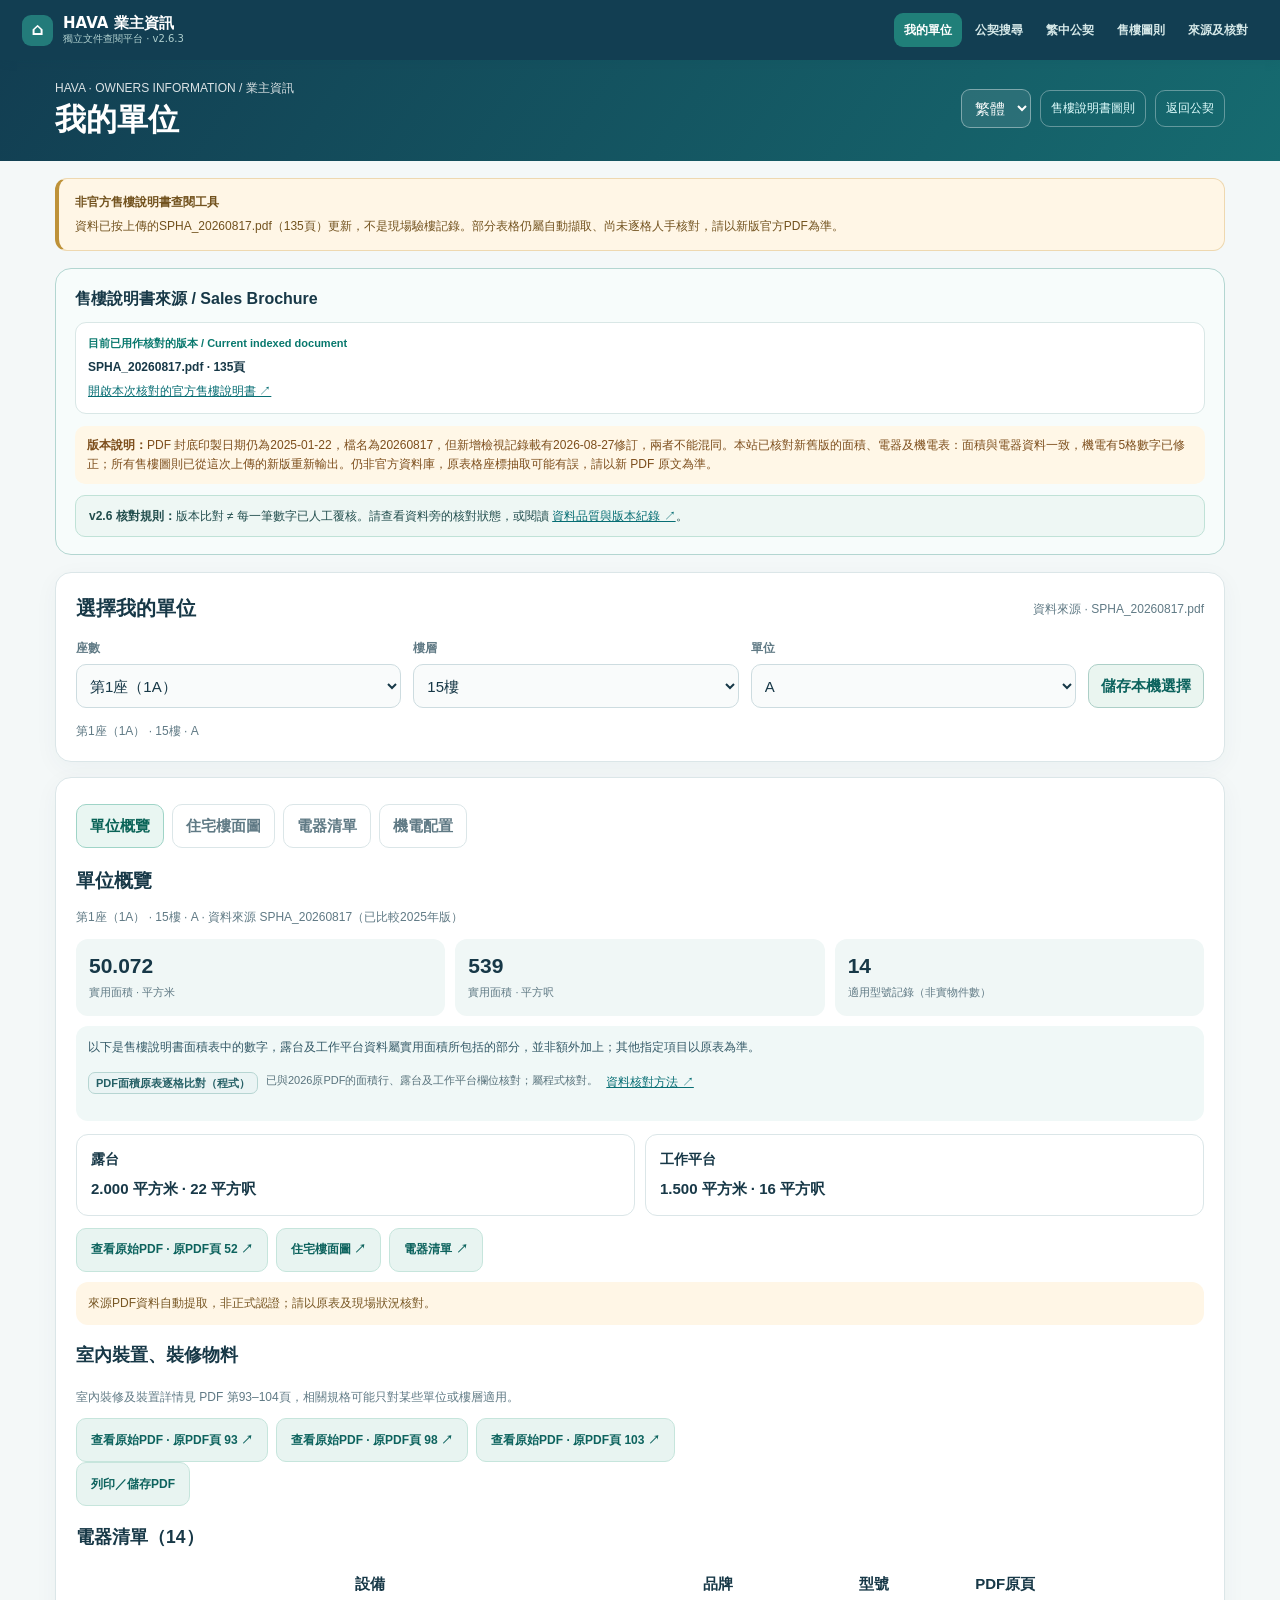
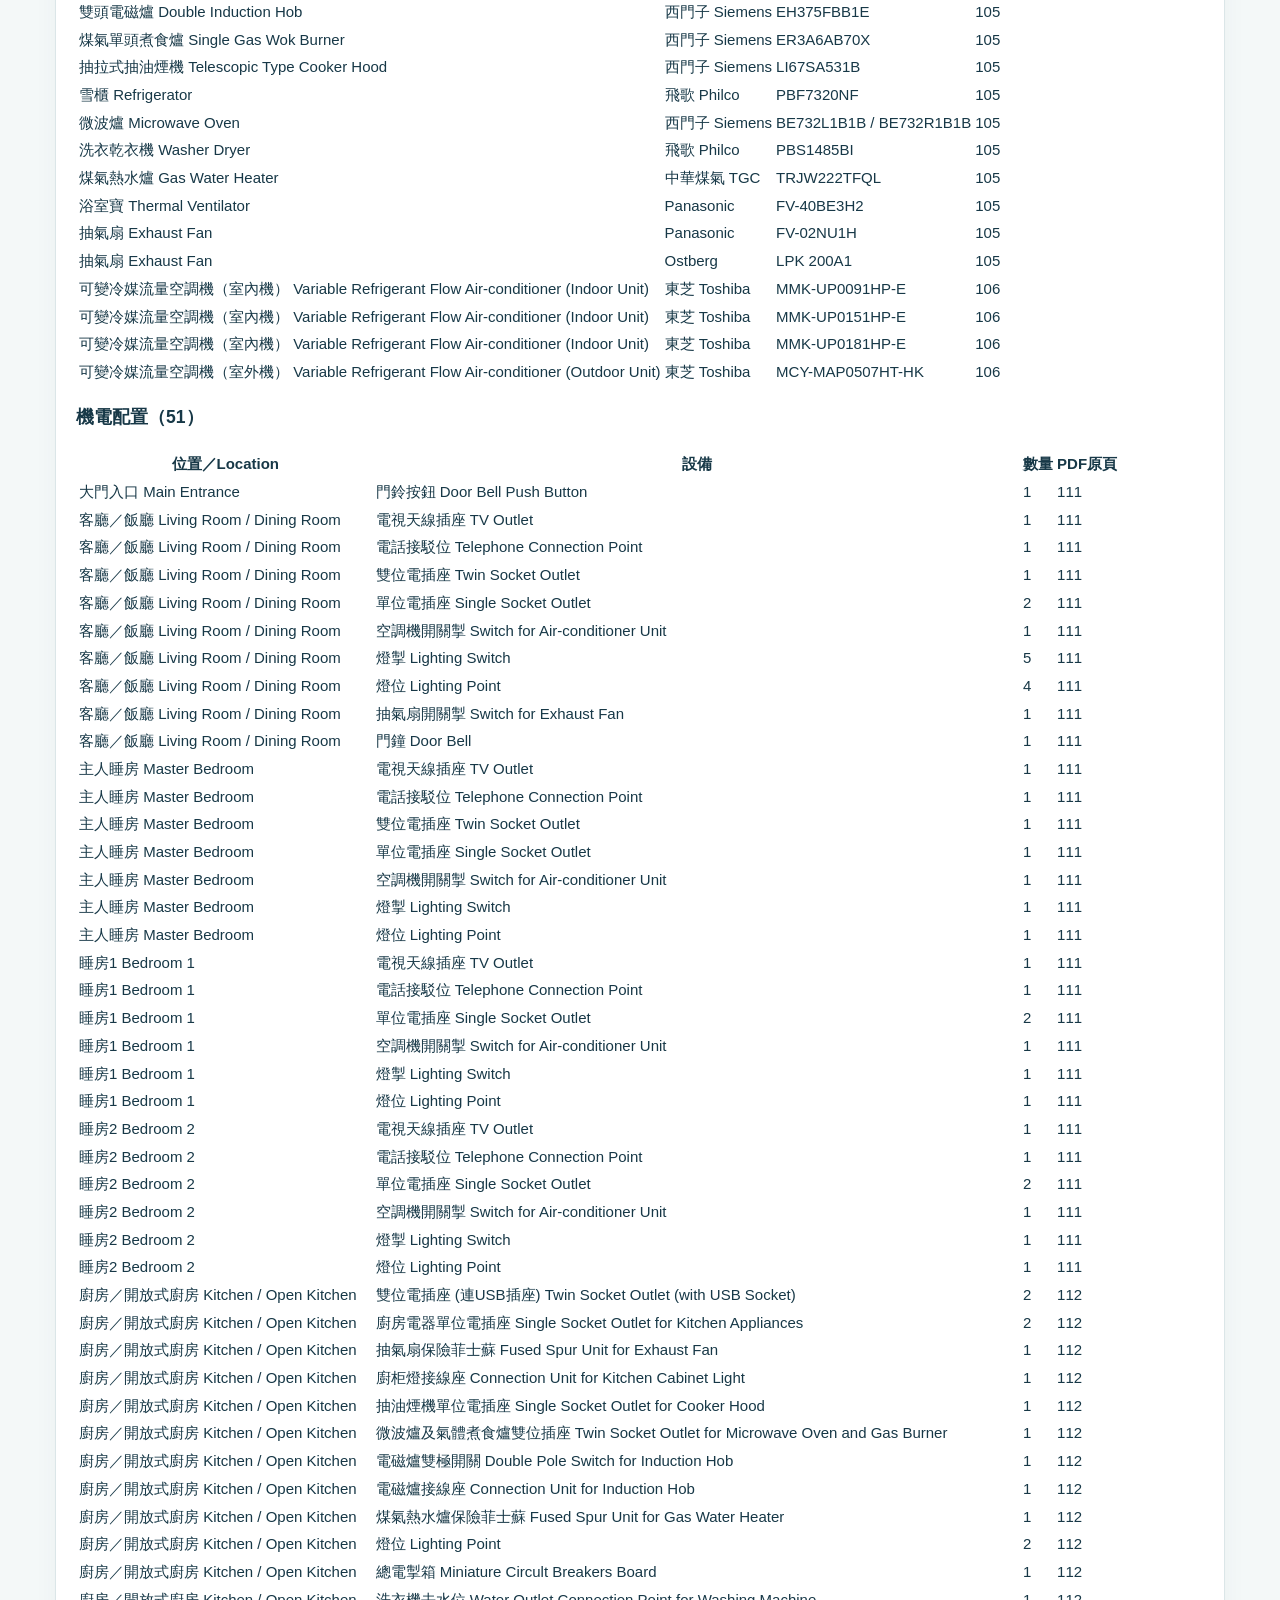
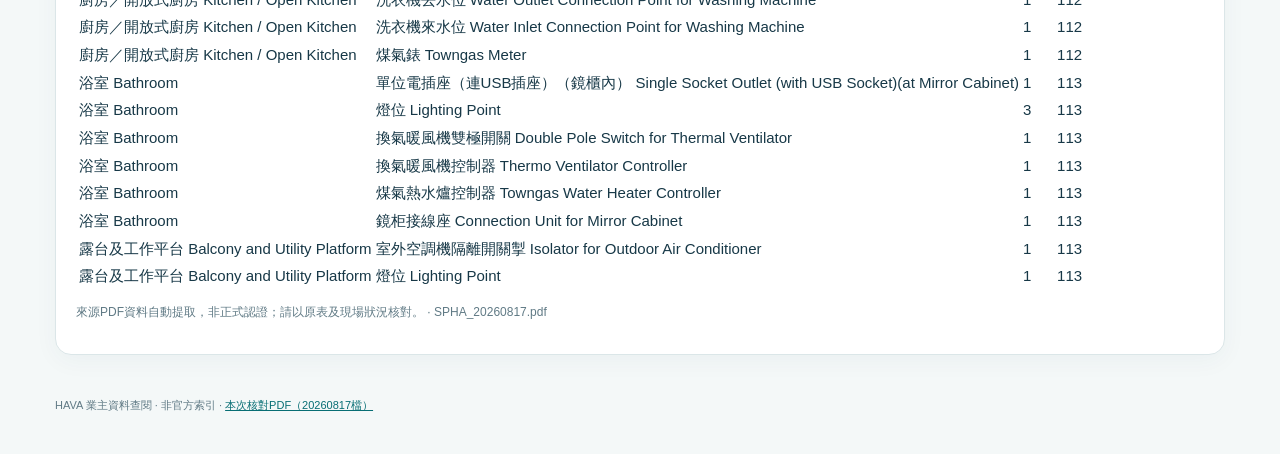
<file: units.html>
<!doctype html>
<html lang="zh-Hant-HK"><head>
<meta charset="utf-8"><meta name="viewport" content="width=device-width,initial-scale=1,viewport-fit=cover">
<meta name="referrer" content="no-referrer"><meta name="robots" content="noindex,follow">
<meta name="description" content="HAVA 朗天峰售樓說明書：按座、樓層、單位查閱原始樓面圖、面積、電器品牌型號與機電配置。非官方索引。">
<title>HAVA 業主資訊 — 我的單位｜售樓說明書</title><link rel="icon" href="assets/icon.svg" type="image/svg+xml">
<style>
:root{--bg:#f4f8f8;--fg:#173847;--muted:#607a85;--line:#dbe6e8;--teal:#0d857b;--navy:#123e52;--light:#e9f6f2;--warning:#fff6e6;--white:#fff;--shadow:0 6px 25px #123e520b;color-scheme:light}
*{box-sizing:border-box}body{margin:0;background:var(--bg);color:var(--fg);font:15px/1.58 -apple-system,BlinkMacSystemFont,"Segoe UI","PingFang HK","Microsoft JhengHei",sans-serif}a{color:#076e74}a:hover{text-decoration:underline}button,select,input{font:inherit;max-width:100%}button{cursor:pointer}button:focus-visible,a:focus-visible,select:focus-visible,input:focus-visible{outline:3px solid #6fc8b8;outline-offset:2px}img{max-width:100%;display:block}.shell{width:min(1170px,calc(100% - 36px));margin:auto}.top{background:linear-gradient(125deg,#123e52,#166b70);color:white}.top-in{padding:19px 0 23px;display:flex;gap:20px;align-items:center;justify-content:space-between}.back{color:#e1ffff;text-decoration:none;font-size:12px;border:1px solid #ffffff55;padding:8px 10px;border-radius:10px}.brand{font-size:12px;opacity:.85}.top h1{margin:3px 0 0;font-size:clamp(23px,3vw,31px);line-height:1.2}.lang{background:#ffffff18;border:1px solid #ffffff64;border-radius:9px;padding:9px;color:#fff}.lang option{color:#142e3a}.notice{margin:17px 0;padding:14px 16px;background:var(--warning);border:1px solid #eed8b0;border-left:4px solid #be9239;border-radius:12px;color:#72521e;font-size:12px}.notice strong{display:block;margin-bottom:5px}.card{border-radius:16px;background:var(--white);border:1px solid var(--line);box-shadow:var(--shadow);padding:20px}.selection{display:flex;flex-direction:column;gap:14px}.headline{display:flex;justify-content:space-between;gap:15px;align-items:center}.headline h2{font-size:20px;margin:0}.secondary{color:var(--muted);font-size:12px}.controls{display:grid;grid-template-columns:repeat(3,minmax(0,1fr)) auto;gap:12px;align-items:end}.ctrl{display:flex;flex-direction:column;gap:6px;min-width:0}.ctrl label{font-size:12px;font-weight:700;color:var(--muted)}.ctrl select{min-width:0;width:100%;height:44px;border-radius:10px;border:1px solid #cddce0;background:#f9fbfb;color:var(--fg);padding:0 9px}.save{height:44px;border:1px solid #accfc7;border-radius:10px;background:#eaf5f0;color:#0b625d;padding:0 12px;font-weight:650}.layout{display:grid;grid-template-columns:1fr;gap:15px;margin:15px 0 30px}.section-tabs{display:flex;flex-wrap:wrap;gap:8px;margin:6px 0 0}.tab{min-height:43px;padding:9px 13px;border:1px solid var(--line);border-radius:10px;background:white;color:var(--muted);font-weight:650}.tab[aria-selected="true"]{background:var(--light);color:#096357;border-color:#9fd4c7}.section-title{font-size:19px;margin:0 0 4px}.kpis{display:grid;grid-template-columns:repeat(3,minmax(0,1fr));gap:10px}.kpi{padding:13px;border-radius:12px;background:#f0f7f6}.kpi b{font-size:21px;display:block;line-height:1.3}.kpi small{font-size:11px;color:var(--muted)}.floor-img{border:1px solid var(--line);border-radius:12px;background:#f7f9f9;cursor:zoom-in;width:100%;padding:8px}.floor-img img{width:100%;height:auto;object-fit:contain}.unit-crop-image{max-width:660px;display:block;margin:auto}.unit-crop-image img{max-height:670px;object-fit:contain}.top-in>div:last-child{flex-wrap:wrap;justify-content:flex-end}.btnrow{display:flex;flex-wrap:wrap;gap:8px;margin-top:12px}.btn{display:inline-flex;justify-content:center;align-items:center;gap:6px;padding:10px 14px;border-radius:10px;min-height:44px;text-decoration:none;background:#123e52;color:white;border:0;font-weight:700;font-size:12px}.btn:hover{color:white;background:#18586b}.btn.alt{background:#e8f4f1;color:#0d635e;border:1px solid #c6e5dc}.btn.alt:hover{color:#06413d}.listing{display:grid;grid-template-columns:repeat(2,minmax(0,1fr));gap:10px;margin-top:13px}.item{border-radius:12px;border:1px solid var(--line);padding:14px;min-width:0}.item h3{margin:0 0 7px;font-size:14px;line-height:1.5}.item dl{display:grid;grid-template-columns:62px 1fr;gap:4px 7px;margin:0;font-size:12px}.item dt{color:var(--muted)}.item dd{margin:0;overflow-wrap:anywhere;font-weight:600}.item-foot{font-size:11px;margin-top:11px;border-top:1px solid var(--line);padding-top:7px}.info{padding:12px;border-radius:12px;background:#f0f8f7;font-size:12px;color:#335967;margin:10px 0}.warning{background:var(--warning);color:#785724}.empty{padding:20px;border:1px dashed #cddfe0;border-radius:12px;text-align:center;color:var(--muted)}.source-link{font-size:12px;margin-top:10px}.footer{padding:12px 0 40px;font-size:11px;color:var(--muted)}.search-tools{display:flex;align-items:center;gap:9px;margin:12px 0}.search-tools input{border:1px solid #cbdbe0;border-radius:9px;min-height:42px;padding:0 13px;width:100%;background:white;color:var(--fg)}.lightbox{position:fixed;inset:0;background:#081b28ed;z-index:999;display:flex;flex-direction:column}.lightbar{display:flex;align-items:center;justify-content:space-between;gap:12px;background:#112c3b;color:#fff;padding:10px 15px}.lightbar strong{font-size:12px}.lightbar button{border:1px solid #507785;border-radius:8px;background:#254b5b;color:white;min-width:43px;min-height:43px;font-size:19px}.stage{flex:1;position:relative;overflow:hidden;touch-action:none;background:#d9e1e4}.stage img{position:absolute;left:50%;top:50%;max-width:98%;max-height:98%;object-fit:contain;user-select:none;-webkit-user-drag:none;pointer-events:none;transform:translate(-50%,-50%) scale(1);transform-origin:center}.lightbottom{padding:10px 15px;background:#112c3b;color:#e5f6f7;font-size:12px;display:flex;gap:9px;align-items:center;justify-content:space-between}.lightbottom button{min-height:39px;border:1px solid #668f95;border-radius:8px;background:#224e5b;color:white;padding:4px 10px}.hidden{display:none!important}
@media(max-width:700px){.top-in>div:last-child{gap:5px!important}.top .back{padding:7px 8px;font-size:10px}.shell{width:calc(100% - 24px)}.top-in{padding:14px 0;align-items:flex-start}.back{font-size:11px}.top h1{font-size:23px}.card{padding:14px;border-radius:14px}.controls{grid-template-columns:repeat(3,minmax(0,1fr))}.save{grid-column:1/-1}.listing{grid-template-columns:1fr}.kpis{grid-template-columns:repeat(3,minmax(0,1fr))}.kpi{padding:10px}.kpi b{font-size:16px}.kpi small{font-size:10px}.tab{flex:1;padding:8px 5px;font-size:11px;white-space:normal}.lightbottom{flex-wrap:wrap}.lightbottom span{width:100%;order:-1}.notice{font-size:11px}.headline h2{font-size:18px}}
@media(max-width:360px){.shell{width:calc(100% - 16px)}.kpi b{font-size:15px}.ctrl select{font-size:12px}.ctrl label{font-size:11px}.btn{padding:8px 9px}}
@media print{.top,.controls,.section-tabs,.btnrow,.source-link,.footer,.save,.notice{display:none!important}body{background:white}.card{border:0;box-shadow:none}#printArea{display:block!important}.listing{grid-template-columns:1fr 1fr}.item{break-inside:avoid}}

/* v2.3 provenance and audit clarity */
.source-provenance{border:1px solid #b3d6d1;background:#f7fcfb;border-radius:16px;padding:17px 19px;margin:0 0 17px}.source-provenance h2{font-size:16px;margin:0 0 11px}.source-provenance-grid{display:grid;grid-template-columns:1fr;gap:12px}.source-provenance-grid>div{min-width:0;border:1px solid #d9e7e6;border-radius:11px;padding:12px;background:#fff;display:flex;flex-direction:column;gap:5px}.source-provenance-grid strong{font-size:12px;overflow-wrap:anywhere}.source-provenance-grid a{font-size:12px;overflow-wrap:anywhere}.version-label{font-size:11px;font-weight:800;color:#08786d}.version-label.candidate{color:#a05e1c}.source-caveat{font-size:12px;color:#7d4e1c;background:#fff7e7;border-radius:10px;padding:10px 12px;margin:12px 0 0}.audit-verified{background:#ecf7f3;color:#145d52;border:1px solid #b7d7cb;padding:11px;border-radius:11px;font-size:12px;line-height:1.65;margin:9px 0}.item-audit-tag{display:block;font-size:11px;color:#187765;margin-top:8px;font-weight:700}.version-recheck-label{font-size:11px;color:#8b651e;margin:6px 0 0}
@media(max-width:700px){.source-provenance{padding:13px}.source-provenance-grid{grid-template-columns:1fr}.source-provenance-grid>div{padding:11px}.source-caveat{font-size:11px}}

.quality-banner{padding:11px 13px;background:#eef7f4;border:1px solid #c0e2d7;border-radius:10px;font-size:12px;margin:11px 0 0;color:#214d4d}
.audit-chip{display:inline-block;font-size:11px;line-height:1.5;padding:2px 7px;margin:5px 0;border:1px solid #d0dcde;border-radius:7px;background:#f1f5f5;color:#3d5e68;font-weight:700}
.audit-chip--compare{background:#eaf4f4;border-color:#b6d5d2;color:#245f65}
.audit-chip--reviewed{background:#e9f7f1;border-color:#a7d8c7;color:#1a6e55}
.audit-chip--amended{background:#eaf2fc;border-color:#b9cfeb;color:#245b89}
.audit-explain{font-size:11px;color:#58737c;display:block;margin:2px 0 6px}
.audit-unit-meta{display:flex;gap:8px;align-items:center;flex-wrap:wrap;margin:10px 0}
.audit-inline-source{font-size:11px;display:block;margin-top:5px;color:#516f78}
@media(max-width:650px){.audit-chip{font-size:10px}.quality-banner{font-size:11px}}
@media print{.quality-banner{display:block}.audit-chip{font-size:9px}}
</style><link rel="stylesheet" href="assets/site-nav-v26.css?v=2.6.3"/></head><body>
<a class="hava-v26-skip" href="#hava-v26-main">跳至主要內容</a><nav class="hava-v26-global" aria-label="全站導覽"><div class="hava-v26-navinner"><a class="hava-v26-logo" href="index.html"><span class="hava-v26-mark" aria-hidden="true">⌂</span><span>HAVA 業主資訊<small>獨立文件查閱平台 · v2.6.3</small></span></a><div class="hava-v26-toplinks"><a href="units.html" aria-current="page">我的單位</a><a href="index.html">公契搜尋</a><a href="chinese.html">繁中公契</a><a href="drawings.html">售樓圖則</a><a href="quality.html">來源及核對</a></div></div></nav><nav class="hava-v26-bottom" aria-label="手機主要導覽"><a href="units.html" aria-current="page"><span aria-hidden="true">⌂</span><span>我的單位</span></a><a href="index.html"><span aria-hidden="true">⌕</span><span>公契搜尋</span></a><a href="chinese.html"><span aria-hidden="true">▤</span><span>繁中公契</span></a><a href="drawings.html"><span aria-hidden="true">▣</span><span>售樓圖則</span></a><a href="quality.html"><span aria-hidden="true">ⓘ</span><span>來源及核對</span></a></nav>
<div id="hava-v26-main"></div>

<header class="top"><div class="shell top-in"><div><div class="brand">HAVA · OWNERS INFORMATION / 業主資訊</div><h1 id="appTitle">我的單位</h1></div><div style="display:flex;gap:9px;align-items:center"><select class="lang" id="lang" aria-label="Language"><option value="tc">繁體</option><option value="sc">简体</option><option value="en">EN</option></select><a class="back" href="./drawings.html" id="drawingsLink">售樓說明書圖則</a><a class="back" href="./index.html" id="backLink">返回公契</a></div></div></header>
<div class="shell"><div class="notice"><strong id="disclaimerTitle">非官方售樓說明書查閱工具</strong><span id="disclaimerText">資料按 SPHA_20260817.pdf（135頁）建立，非官方亦非現場驗樓紀錄。設備適用性及面積為PDF文字座標自動提取，未逐格人工確認；須核對原始文件及任何修訂。可能有品質相若的替代電器。</span></div>
<section class="source-provenance" aria-label="售樓說明書來源版本" id="sourceProvenance"><h2>售樓說明書來源 / Sales Brochure</h2><div class="source-provenance-grid"><div><span class="version-label">目前已用作核對的版本 / Current indexed document</span><strong>SPHA_20260817.pdf · 135頁</strong><a href="https://www.thehava.hk/upload/salesbrochure/SPHA_20260817.pdf" target="_blank" rel="noopener noreferrer">開啟本次核對的官方售樓說明書 ↗</a></div></div><p class="source-caveat"><strong>版本說明：</strong>PDF 封底印製日期仍為2025-01-22，檔名為20260817，但新增檢視記錄載有2026-08-27修訂，兩者不能混同。本站已核對新舊版的面積、電器及機電表：面積與電器資料一致，機電有5格數字已修正；所有售樓圖則已從這次上傳的新版重新輸出。仍非官方資料庫，原表格座標抽取可能有誤，請以新 PDF 原文為準。</p><p class="quality-banner"><strong>v2.6 核對規則：</strong>版本比對 ≠ 每一筆數字已人工覆核。請查看資料旁的核對狀態，或閱讀 <a href="quality.html">資料品質與版本紀錄 ↗</a>。</p></section><section class="card selection"><div class="headline"><h2 id="chooseTitle">選擇我的單位</h2><span class="secondary" id="brochureVersion">售樓說明書 · SPHA_20260817</span></div><div class="controls"><div class="ctrl"><label for="tower" id="towerLabel">座數</label><select id="tower"></select></div><div class="ctrl"><label for="floor" id="floorLabel">樓層</label><select id="floor"></select></div><div class="ctrl"><label for="unit" id="unitLabel">單位</label><select id="unit"></select></div><button class="save" id="save">儲存本機選擇</button></div><div class="secondary" id="selectedInfo"></div></section>
<main class="layout"><section class="card" id="printArea"><nav class="section-tabs" role="tablist" id="tabs"><button role="tab" class="tab" data-tab="overview" aria-selected="true">單位概覽</button><button role="tab" class="tab" data-tab="floorplan" aria-selected="false">住宅樓面圖</button><button role="tab" class="tab" data-tab="appliances" aria-selected="false">電器清單</button><button role="tab" class="tab" data-tab="me" aria-selected="false">機電配置</button></nav><div id="panel" style="margin-top:18px"></div></section></main><footer class="footer">HAVA 業主資料查閱 · 非官方索引 · <a href="https://www.thehava.hk/upload/salesbrochure/SPHA_20260817.pdf" target="_blank" rel="noopener noreferrer">本次核對PDF（20260817檔）</a></footer></div>
<script defer src="data/quality.js?v=2.6.3"></script><script defer src="data/sales.js?v=2.6.3"></script><script defer src="assets/units.js?v=2.6.3"></script></body></html>
</file>
<file: assets/site-nav-v26.css>
/* HAVA v2.6 · shared navigation and responsive enhancements */
:root{--hava-navy:#123e52;--hava-teal:#0b827c;--hava-line:#d8e5e6}
.hava-v26-skip{position:absolute;left:8px;top:-100px;z-index:1200;background:white;color:#123e52;padding:10px;border-radius:8px}.hava-v26-skip:focus{top:8px}
.hava-v26-global{position:relative;z-index:200;background:#123e52;color:white;box-shadow:0 2px 10px #123e5214;font-family:system-ui,-apple-system,'Segoe UI','Noto Sans TC',sans-serif}
.hava-v26-navinner{max-width:1340px;margin:0 auto;display:flex;align-items:center;justify-content:space-between;gap:16px;padding:10px 22px;min-height:60px}
.hava-v26-logo{color:white!important;text-decoration:none!important;display:flex;align-items:center;gap:10px;white-space:nowrap;font-size:15px;font-weight:800;line-height:1.25}.hava-v26-logo small{display:block;color:#afcfce;font-size:10px;font-weight:500}.hava-v26-mark{width:31px;height:31px;display:grid;place-items:center;border-radius:9px;background:#237b7a;color:white;font-size:17px}
.hava-v26-toplinks{display:flex;gap:3px;flex-wrap:wrap;justify-content:flex-end}.hava-v26-toplinks a{color:#d5e8e8!important;padding:8px 10px;text-decoration:none!important;border-radius:9px;font-size:12px;font-weight:700;white-space:nowrap}.hava-v26-toplinks a:hover,.hava-v26-toplinks a:focus-visible{background:#ffffff23;color:white!important}.hava-v26-toplinks a[aria-current="page"]{color:#fff!important;background:#207f79}
.hava-v26-status{margin:0;padding:8px max(20px,calc((100% - 1300px)/2));background:#eaf4f0;color:#24545e;border-bottom:1px solid #c9e4da;font:12px/1.55 system-ui,-apple-system,'Segoe UI','Noto Sans TC',sans-serif}.hava-v26-status strong{color:#123e52}.hava-v26-status a{color:#006f70;text-decoration:underline}
.hava-v26-bottom{display:none}
.hava-v26-shortcuts{display:grid;grid-template-columns:repeat(4,minmax(0,1fr));gap:12px;margin:16px 0 20px}.hava-v26-shortcut{display:flex;flex-direction:column;gap:5px;text-decoration:none!important;background:var(--panel,#fff);border:1px solid var(--line,#dce7e8);border-radius:15px;padding:14px 15px;min-width:0;min-height:106px;box-shadow:0 5px 19px #123e5208;transition:transform .12s,border-color .12s}.hava-v26-shortcut:hover{border-color:#6bafa4;transform:translateY(-2px)}.hava-v26-shortcut strong{font-size:14px;color:var(--ink,#123e52)}.hava-v26-shortcut span{font-size:11px;color:var(--ink2,#627980);line-height:1.4}.hava-v26-shortcut .hava-v26-emoji{font-size:21px;line-height:1.1}
.hava-v26-source-line{display:flex;flex-wrap:wrap;gap:8px;align-items:center;background:#f2f9f8;border:1px solid #cfe6df;border-radius:12px;padding:11px 14px;margin:10px 0 15px;font-size:12px;color:#315866}.hava-v26-source-line strong{color:#134a57}.hava-v26-source-line a{color:#04756b;font-weight:700}
.hava-v26-global a:focus-visible,.hava-v26-bottom a:focus-visible,.hava-v26-shortcut:focus-visible{outline:3px solid #f5c879;outline-offset:2px}
@media(max-width:960px){.hava-v26-navinner{gap:9px;align-items:flex-start;flex-direction:column;padding:9px 18px}.hava-v26-toplinks{width:100%;justify-content:flex-start;overflow-x:auto;flex-wrap:nowrap}.hava-v26-toplinks a{padding:7px 10px}.hava-v26-shortcuts{grid-template-columns:repeat(2,minmax(0,1fr))}}
@media(max-width:650px){body{padding-bottom:calc(68px + env(safe-area-inset-bottom))!important}.hava-v26-global{position:relative}.hava-v26-navinner{min-height:52px;padding:8px 14px;flex-direction:row;align-items:center}.hava-v26-logo{font-size:14px}.hava-v26-logo small{font-size:10px}.hava-v26-toplinks{display:none}.hava-v26-bottom{display:grid;position:fixed;bottom:0;left:0;right:0;z-index:1000;background:#fff;border-top:1px solid #cfdedd;grid-template-columns:repeat(5,minmax(0,1fr));padding:7px 5px calc(6px + env(safe-area-inset-bottom));box-shadow:0 -5px 20px #123e521a;font-family:system-ui,-apple-system,'Segoe UI','Noto Sans TC',sans-serif}.hava-v26-bottom a{display:flex;flex-direction:column;align-items:center;gap:3px;color:#4a6876;text-decoration:none!important;font-size:10px;font-weight:700;padding:5px 1px 2px;border-radius:9px;line-height:1.2;white-space:nowrap}.hava-v26-bottom a span:first-child{font-size:20px}.hava-v26-bottom a[aria-current="page"]{color:#006e6a;background:#e7f5f0}.hava-v26-status{font-size:11px;padding:8px 13px}.hava-v26-shortcuts{gap:9px;margin:12px 0}.hava-v26-shortcut{padding:12px;min-height:101px}.hava-v26-shortcut strong{font-size:13px}.hava-v26-shortcut span{font-size:10px}.hava-v26-source-line{font-size:11px}.quality-floating-link{bottom:calc(81px + env(safe-area-inset-bottom))!important;right:8px!important;padding:8px 10px!important;font-size:11px!important}}
@media print{.hava-v26-global,.hava-v26-status,.hava-v26-bottom,.hava-v26-shortcuts{display:none!important}body{padding-bottom:0!important}}

@media(max-width:350px){
html,body{max-width:100%;overflow-x:clip}
.layout,.layout>.card,.wrap,.card,.shell,#printArea{min-width:0!important;max-width:100%!important}
.layout{grid-template-columns:minmax(0,1fr)!important}
.section-tabs{max-width:100%;min-width:0;overflow-x:auto!important}
.tabwrap{max-width:100%;overflow-x:auto!important}
.card p,.call,.source-provenance,.notice,.quality-banner,.source-line,.mono{overflow-wrap:anywhere!important}
}
</file>
